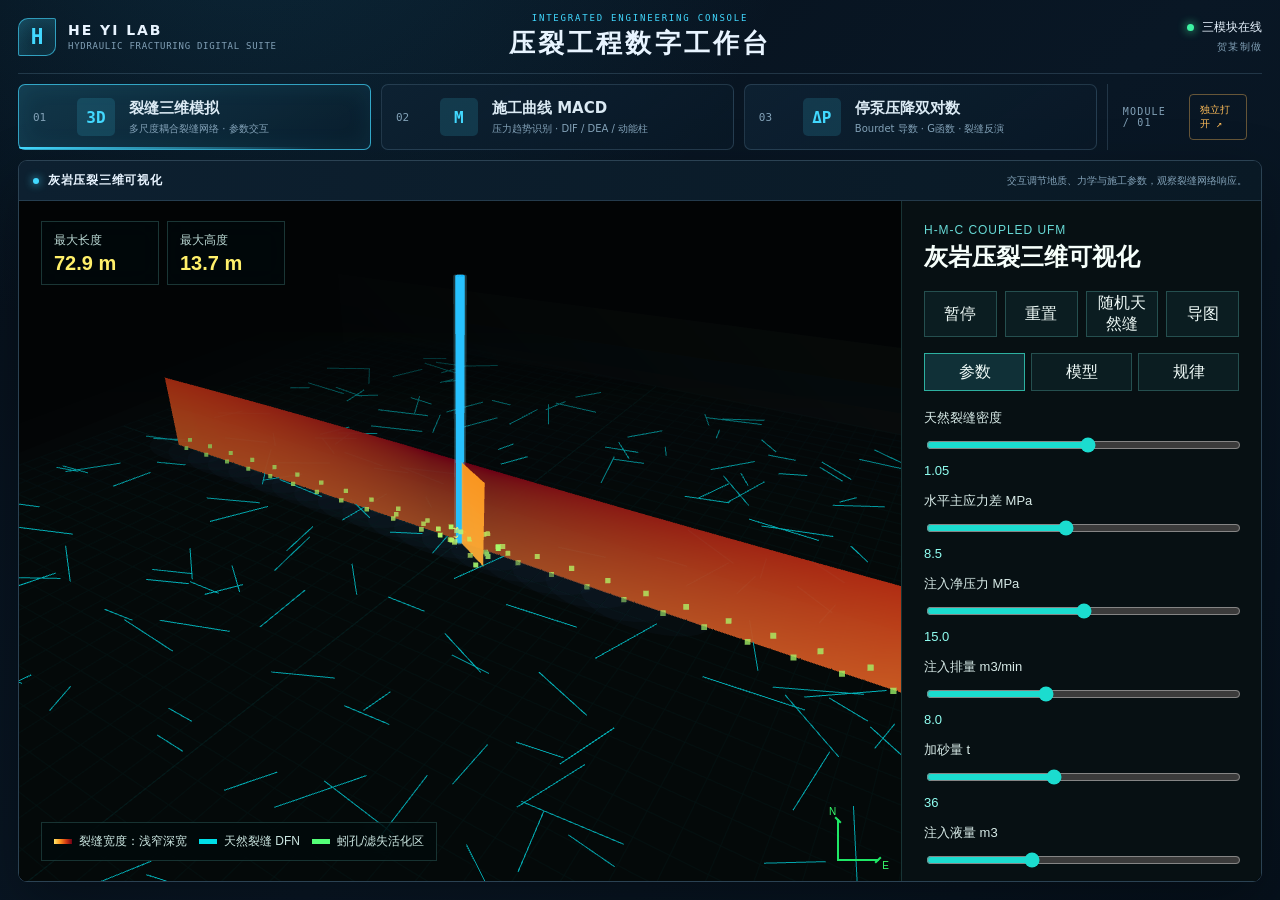
<file: index.html>
<!doctype html>
<html lang="zh-CN">
  <head>
    <meta charset="UTF-8" />
    <meta name="viewport" content="width=device-width, initial-scale=1.0" />
    <meta name="theme-color" content="#07111d" />
    <title>压裂工程数字工作台 · 贺某制做</title>
    <meta
      name="description"
      content="集成裂缝三维模拟、施工曲线多指标分析与停泵压降双对数反演的工程数字工作台。"
    />
    <link rel="stylesheet" href="./portal.css" />
    <script type="module" src="./portal.js"></script>
  </head>
  <body>
    <main class="portal">
      <header class="portal-header">
        <a class="brand" href="./" aria-label="压裂工程数字工作台首页">
          <span class="brand-mark">H</span>
          <span>
            <strong>HE YI LAB</strong>
            <small>HYDRAULIC FRACTURING DIGITAL SUITE</small>
          </span>
        </a>

        <div class="title-block">
          <p>INTEGRATED ENGINEERING CONSOLE</p>
          <h1>压裂工程数字工作台</h1>
        </div>

        <div class="system-state" aria-label="系统状态">
          <i aria-hidden="true"></i>
          <span>三模块在线</span>
          <small>贺某制做</small>
        </div>
      </header>

      <nav class="module-tabs" role="tablist" aria-label="工程分析模块">
        <button
          id="tab-fracture"
          class="module-tab active"
          type="button"
          role="tab"
          aria-selected="true"
          aria-controls="panel-fracture"
          data-module="fracture"
        >
          <span class="tab-index">01</span>
          <span class="tab-code">3D</span>
          <span class="tab-copy">
            <strong>裂缝三维模拟</strong>
            <small>多尺度耦合裂缝网络 · 参数交互</small>
          </span>
        </button>

        <button
          id="tab-macd"
          class="module-tab"
          type="button"
          role="tab"
          aria-selected="false"
          aria-controls="panel-macd"
          data-module="macd"
        >
          <span class="tab-index">02</span>
          <span class="tab-code">M</span>
          <span class="tab-copy">
            <strong>施工曲线 MACD</strong>
            <small>压力趋势识别 · DIF / DEA / 动能柱</small>
          </span>
        </button>

        <button
          id="tab-falloff"
          class="module-tab"
          type="button"
          role="tab"
          aria-selected="false"
          aria-controls="panel-falloff"
          data-module="falloff"
        >
          <span class="tab-index">03</span>
          <span class="tab-code">ΔP</span>
          <span class="tab-copy">
            <strong>停泵压降双对数</strong>
            <small>Bourdet 导数 · G函数 · 裂缝反演</small>
          </span>
        </button>

        <div class="module-meta">
          <span id="activeCode">MODULE / 01</span>
          <a id="openModule" href="./fracture/" target="_blank" rel="noopener">
            独立打开 ↗
          </a>
        </div>
      </nav>

      <section class="workspace" aria-live="polite">
        <div class="workspace-bar">
          <div>
            <span class="signal" aria-hidden="true"></span>
            <strong id="activeTitle">灰岩压裂三维可视化</strong>
          </div>
          <p id="activeDescription">交互调节地质、力学与施工参数，观察裂缝网络响应。</p>
        </div>

        <section
          id="panel-fracture"
          class="module-panel active"
          role="tabpanel"
          aria-labelledby="tab-fracture"
        >
          <iframe
            src="./fracture/"
            title="裂缝三维模拟模块"
            loading="eager"
            allow="fullscreen"
          ></iframe>
        </section>

        <section
          id="panel-macd"
          class="module-panel"
          role="tabpanel"
          aria-labelledby="tab-macd"
          hidden
        >
          <iframe
            data-src="./fracpulse/"
            title="压裂施工曲线 MACD 分析模块"
            loading="lazy"
          ></iframe>
        </section>

        <section
          id="panel-falloff"
          class="module-panel"
          role="tabpanel"
          aria-labelledby="tab-falloff"
          hidden
        >
          <iframe
            data-src="./falloff/"
            title="停泵压降双对数分析模块"
            loading="lazy"
          ></iframe>
        </section>
      </section>
    </main>
  </body>
</html>
</file>
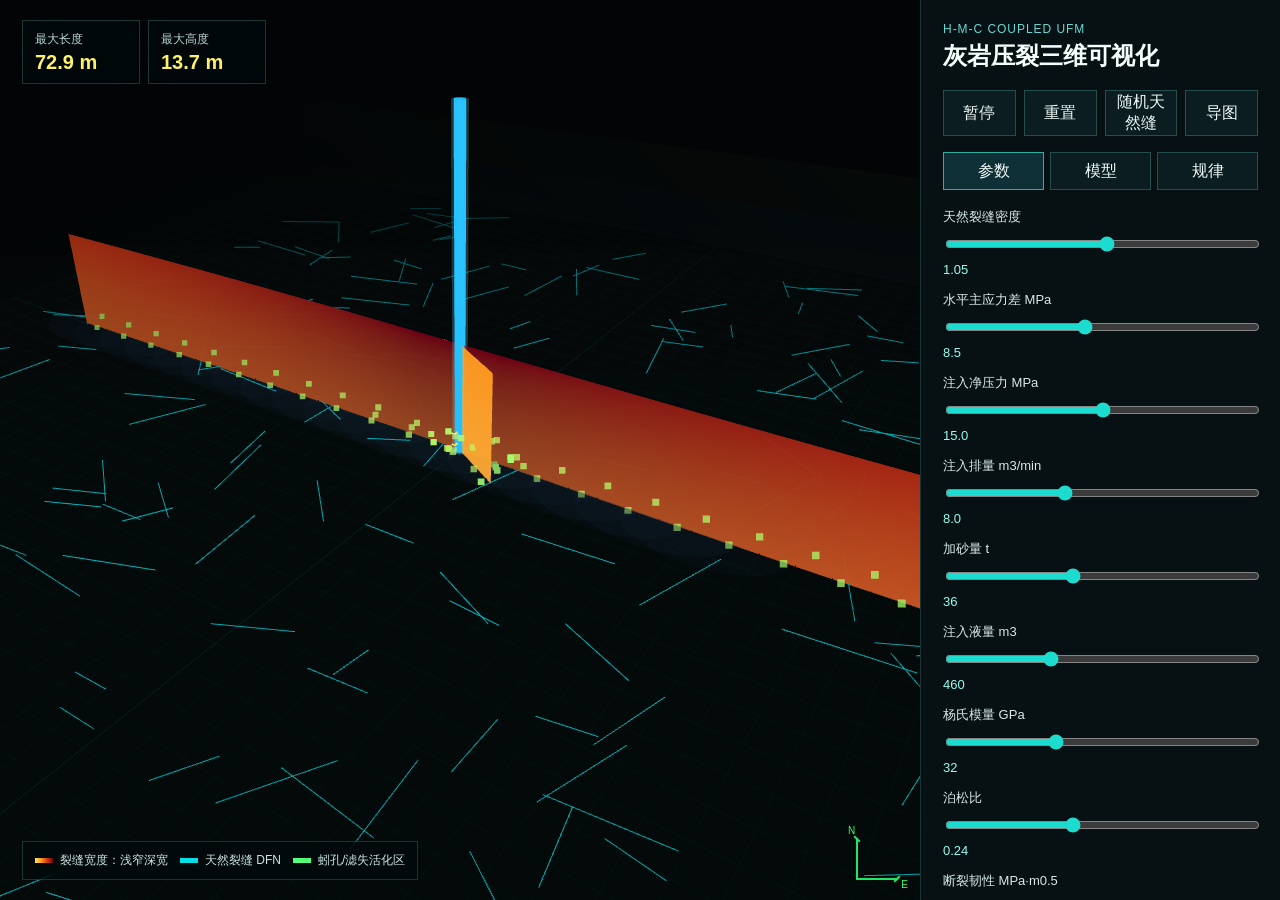
<file: fracture/index.html>
<!doctype html>
<html lang="zh-CN">
  <head>
    <meta charset="UTF-8" />
    <meta name="viewport" content="width=device-width, initial-scale=1.0" />
    <title>灰岩多尺度耦合裂缝三维模拟</title>
    <link rel="stylesheet" href="../src/styles.css" />
    <script type="module" src="../src/main.js"></script>
  </head>
  <body>
    <main id="app">
      <section class="stage">
        <div id="viewport" aria-label="三维裂缝模拟视窗"></div>
        <div class="stage-metrics" aria-label="裂缝最大尺度">
          <div><span>最大长度</span><strong id="stageMaxLength">0 m</strong></div>
          <div><span>最大高度</span><strong id="stageMaxHeight">0 m</strong></div>
        </div>
        <div class="legend">
          <span><i class="swatch hot"></i>裂缝宽度：浅窄深宽</span>
          <span><i class="swatch cyan"></i>天然裂缝 DFN</span>
          <span><i class="swatch green"></i>蚓孔/滤失活化区</span>
        </div>
        <div class="compass" aria-hidden="true">
          <span class="north">N</span>
          <span class="east">E</span>
        </div>
      </section>

      <aside class="panel">
        <header class="panel-head">
          <p>H-M-C Coupled UFM</p>
          <h1>灰岩压裂三维可视化</h1>
        </header>

        <div class="toolbar" aria-label="模拟控制">
          <button id="toggleRun" type="button" title="播放或暂停模拟">暂停</button>
          <button id="reset" type="button" title="重置裂缝网络">重置</button>
          <button id="randomNF" type="button" title="随机刷新天然裂缝位置">随机天然缝</button>
          <button id="snapshot" type="button" title="导出当前图片">导图</button>
        </div>

        <div class="tabs" role="tablist">
          <button class="tab active" type="button" data-tab="params">参数</button>
          <button class="tab" type="button" data-tab="model">模型</button>
          <button class="tab" type="button" data-tab="insight">规律</button>
        </div>

        <section class="tab-panel active" data-panel="params">
          <label>
            天然裂缝密度
            <input id="nfDensity" type="range" min="0.25" max="1.8" step="0.05" value="1.05" />
            <output id="nfDensityOut"></output>
          </label>
          <label>
            水平主应力差 MPa
            <input id="stressDiff" type="range" min="1" max="18" step="0.5" value="8.5" />
            <output id="stressDiffOut"></output>
          </label>
          <label>
            注入净压力 MPa
            <input id="netPressure" type="range" min="4" max="26" step="0.5" value="15" />
            <output id="netPressureOut"></output>
          </label>
          <label>
            注入排量 m3/min
            <input id="injectionRate" type="range" min="2" max="18" step="0.5" value="8" />
            <output id="injectionRateOut"></output>
          </label>
          <label>
            加砂量 t
            <input id="sandAmount" type="range" min="0" max="90" step="2" value="35" />
            <output id="sandAmountOut"></output>
          </label>
          <label>
            注入液量 m3
            <input id="fluidVolume" type="range" min="100" max="1200" step="20" value="450" />
            <output id="fluidVolumeOut"></output>
          </label>
          <label>
            杨氏模量 GPa
            <input id="youngModulus" type="range" min="12" max="70" step="1" value="32" />
            <output id="youngModulusOut"></output>
          </label>
          <label>
            泊松比
            <input id="poissonRatio" type="range" min="0.16" max="0.36" step="0.01" value="0.24" />
            <output id="poissonRatioOut"></output>
          </label>
          <label>
            断裂韧性 MPa·m0.5
            <input id="fractureToughness" type="range" min="0.35" max="2.8" step="0.05" value="1.15" />
            <output id="fractureToughnessOut"></output>
          </label>
          <label>
            滤失系数 m/min0.5
            <input id="leakoffCoeff" type="range" min="0.001" max="0.025" step="0.001" value="0.006" />
            <output id="leakoffCoeffOut"></output>
          </label>
          <label>
            岩性分层/隔层强度
            <input id="layerContrast" type="range" min="0" max="1" step="0.02" value="0.38" />
            <output id="layerContrastOut"></output>
          </label>
          <label>
            酸液浓度/反应强度
            <input id="acidStrength" type="range" min="0" max="1" step="0.02" value="0.56" />
            <output id="acidStrengthOut"></output>
          </label>
          <label>
            缝面摩擦系数
            <input id="friction" type="range" min="0.12" max="0.86" step="0.02" value="0.48" />
            <output id="frictionOut"></output>
          </label>
          <label>
            幂律流性指数 n'
            <input id="flowIndex" type="range" min="0.35" max="1" step="0.01" value="0.62" />
            <output id="flowIndexOut"></output>
          </label>
          <label>
            演化时间
            <input id="timeScale" type="range" min="0" max="1" step="0.01" value="0.74" />
            <output id="timeScaleOut"></output>
          </label>

          <div class="switches">
            <label><input id="showNF" type="checkbox" checked />天然裂缝</label>
            <label><input id="showLeakoff" type="checkbox" checked />滤失蚓孔</label>
            <label><input id="showStress" type="checkbox" checked />应力阴影</label>
          </div>
        </section>

        <section class="tab-panel" data-panel="model">
          <div class="equation">∂w/∂t + ∇·q + qL = 0</div>
          <div class="equation">∂p/∂s ∝ - |q|<sup>n'-1</sup>q / w<sup>2n'+1</sup></div>
          <div class="equation">|τβ + τ| &lt; μ(σnβ + σn) + S0</div>
          <div class="equation">∂Wetched/∂t ∝ α R(Cw) / ρr(1-φ)</div>
          <p class="note">
            该原型采用文档中的 UFM/H-M-C 关系建立可视化近似：DDM 应力阴影控制宽度衰减，Gu-Weng/Renshaw-Pollard 条件控制穿越或偏转，酸岩反应控制刻蚀宽度、摩擦软化与滤失增强。
          </p>
        </section>

        <section class="tab-panel" data-panel="insight">
          <dl class="metrics">
            <div><dt>SRV 体积指数</dt><dd id="srvValue">0</dd></div>
            <div><dt>活化分支数</dt><dd id="branchValue">0</dd></div>
            <div><dt>穿越/偏转比</dt><dd id="crossValue">0</dd></div>
            <div><dt>平均酸蚀缝宽 mm</dt><dd id="etchedValue">0</dd></div>
            <div><dt>最大裂缝长度</dt><dd id="maxLengthValue">0 m</dd></div>
            <div><dt>最大裂缝高度</dt><dd id="maxHeightValue">0 m</dd></div>
            <div><dt>支撑导流指数</dt><dd id="proppantValue">0</dd></div>
            <div><dt>层间限制系数</dt><dd id="containmentValue">0</dd></div>
            <div><dt>净压力效率</dt><dd id="pressureEfficiencyValue">0</dd></div>
          </dl>
          <p id="ruleText" class="rule-text"></p>
        </section>
      </aside>
    </main>
  </body>
</html>
</file>
<file: portal.css>
:root {
  color-scheme: dark;
  font-family: Inter, "Microsoft YaHei", "PingFang SC", system-ui, sans-serif;
  background: #07111d;
  color: #e8f4ff;
  --cyan: #42d9ff;
  --cyan-soft: rgba(66, 217, 255, 0.14);
  --amber: #ffbd59;
  --panel: #0b1927;
  --line: rgba(135, 181, 210, 0.2);
  --muted: #82a1b7;
}

* {
  box-sizing: border-box;
}

html,
body {
  width: 100%;
  height: 100%;
  margin: 0;
  overflow: hidden;
}

body {
  background:
    radial-gradient(circle at 20% -20%, rgba(32, 127, 165, 0.22), transparent 37%),
    linear-gradient(135deg, #06101b 0%, #091725 55%, #06111c 100%);
}

button,
a {
  font: inherit;
}

.portal {
  display: grid;
  grid-template-rows: 74px 86px minmax(0, 1fr);
  width: 100%;
  height: 100%;
  padding: 0 18px 18px;
}

.portal-header {
  display: grid;
  grid-template-columns: minmax(220px, 1fr) auto minmax(220px, 1fr);
  align-items: center;
  gap: 22px;
  border-bottom: 1px solid var(--line);
}

.brand {
  display: inline-flex;
  align-items: center;
  gap: 12px;
  width: fit-content;
  color: inherit;
  text-decoration: none;
}

.brand-mark {
  display: grid;
  place-items: center;
  width: 38px;
  height: 38px;
  border: 1px solid rgba(66, 217, 255, 0.65);
  border-radius: 10px 2px 10px 2px;
  background: linear-gradient(145deg, rgba(66, 217, 255, 0.2), rgba(66, 217, 255, 0.03));
  color: var(--cyan);
  font-family: Consolas, monospace;
  font-size: 21px;
  font-weight: 800;
  box-shadow: inset 0 0 18px rgba(66, 217, 255, 0.11);
}

.brand strong,
.brand small {
  display: block;
}

.brand strong {
  letter-spacing: 0.14em;
  font-size: 14px;
}

.brand small {
  margin-top: 3px;
  color: var(--muted);
  font-family: Consolas, monospace;
  font-size: 9px;
  letter-spacing: 0.08em;
}

.title-block {
  text-align: center;
}

.title-block p,
.title-block h1 {
  margin: 0;
}

.title-block p {
  color: var(--cyan);
  font-family: Consolas, monospace;
  font-size: 9px;
  letter-spacing: 0.2em;
}

.title-block h1 {
  margin-top: 3px;
  font-size: clamp(18px, 2vw, 26px);
  letter-spacing: 0.12em;
  font-weight: 650;
}

.system-state {
  display: grid;
  grid-template-columns: auto auto;
  justify-content: end;
  align-items: center;
  column-gap: 8px;
  font-size: 12px;
}

.system-state i {
  width: 7px;
  height: 7px;
  border-radius: 50%;
  background: #3df3a3;
  box-shadow: 0 0 10px #3df3a3;
}

.system-state small {
  grid-column: 1 / -1;
  margin-top: 4px;
  color: var(--muted);
  text-align: right;
  letter-spacing: 0.12em;
}

.module-tabs {
  display: grid;
  grid-template-columns: repeat(3, minmax(220px, 1fr)) minmax(150px, 0.44fr);
  gap: 10px;
  padding: 10px 0;
}

.module-tab {
  position: relative;
  display: grid;
  grid-template-columns: 34px 42px 1fr;
  align-items: center;
  gap: 10px;
  min-width: 0;
  padding: 10px 14px;
  border: 1px solid var(--line);
  border-radius: 7px;
  background: linear-gradient(145deg, rgba(14, 34, 51, 0.92), rgba(9, 24, 38, 0.88));
  color: #dbeaf4;
  text-align: left;
  cursor: pointer;
  transition: border-color 160ms ease, background 160ms ease, transform 160ms ease;
}

.module-tab::after {
  content: "";
  position: absolute;
  right: 0;
  bottom: 0;
  left: 0;
  height: 2px;
  border-radius: 0 0 7px 7px;
  background: transparent;
}

.module-tab:hover {
  border-color: rgba(66, 217, 255, 0.48);
  transform: translateY(-1px);
}

.module-tab:focus-visible {
  outline: 2px solid var(--cyan);
  outline-offset: 2px;
}

.module-tab.active {
  border-color: rgba(66, 217, 255, 0.7);
  background: linear-gradient(145deg, rgba(20, 62, 82, 0.82), rgba(9, 29, 44, 0.92));
  box-shadow: inset 0 0 24px rgba(66, 217, 255, 0.08);
}

.module-tab.active::after {
  background: linear-gradient(90deg, var(--cyan), transparent 84%);
}

.tab-index {
  color: var(--muted);
  font-family: Consolas, monospace;
  font-size: 11px;
}

.tab-code {
  display: grid;
  place-items: center;
  width: 38px;
  height: 38px;
  border-radius: 5px;
  background: var(--cyan-soft);
  color: var(--cyan);
  font-family: Consolas, monospace;
  font-weight: 800;
}

.tab-copy {
  min-width: 0;
}

.tab-copy strong,
.tab-copy small {
  display: block;
  overflow: hidden;
  text-overflow: ellipsis;
  white-space: nowrap;
}

.tab-copy strong {
  font-size: 15px;
}

.tab-copy small {
  margin-top: 4px;
  color: var(--muted);
  font-size: 10px;
}

.module-meta {
  display: flex;
  align-items: center;
  justify-content: space-between;
  gap: 12px;
  padding: 0 15px;
  border-left: 1px solid var(--line);
  font-family: Consolas, monospace;
  font-size: 10px;
}

.module-meta span {
  color: var(--muted);
  letter-spacing: 0.12em;
}

.module-meta a {
  padding: 8px 10px;
  border: 1px solid rgba(255, 189, 89, 0.38);
  border-radius: 4px;
  color: var(--amber);
  text-decoration: none;
}

.workspace {
  display: grid;
  grid-template-rows: 40px minmax(0, 1fr);
  min-height: 0;
  overflow: hidden;
  border: 1px solid rgba(135, 181, 210, 0.26);
  border-radius: 9px;
  background: var(--panel);
  box-shadow: 0 22px 60px rgba(0, 0, 0, 0.32);
}

.workspace-bar {
  display: flex;
  align-items: center;
  justify-content: space-between;
  gap: 20px;
  padding: 0 14px;
  border-bottom: 1px solid var(--line);
  background: linear-gradient(90deg, #0d2030, #091925);
}

.workspace-bar div {
  display: flex;
  align-items: center;
  gap: 9px;
}

.workspace-bar strong {
  font-size: 12px;
  letter-spacing: 0.06em;
}

.workspace-bar p {
  margin: 0;
  overflow: hidden;
  color: var(--muted);
  font-size: 10px;
  text-overflow: ellipsis;
  white-space: nowrap;
}

.signal {
  width: 6px;
  height: 6px;
  border-radius: 50%;
  background: var(--cyan);
  box-shadow: 0 0 9px var(--cyan);
}

.module-panel {
  min-width: 0;
  min-height: 0;
  background: #07111c;
}

.module-panel[hidden] {
  display: none;
}

.module-panel iframe {
  display: block;
  width: 100%;
  height: 100%;
  border: 0;
  background: #07111c;
}

@media (max-width: 1100px) {
  .portal {
    grid-template-rows: 66px 132px minmax(0, 1fr);
  }

  .module-tabs {
    grid-template-columns: repeat(3, 1fr);
    grid-template-rows: 78px 32px;
    gap: 6px;
    padding: 7px 0;
  }

  .module-meta {
    grid-column: 1 / -1;
    padding: 0 4px;
    border-left: 0;
  }
}

@media (max-width: 820px) {
  .portal {
    grid-template-rows: 58px 126px minmax(0, 1fr);
    padding: 0 8px 8px;
  }

  .portal-header {
    grid-template-columns: 1fr auto;
    gap: 10px;
  }

  .title-block {
    display: none;
  }

  .brand small,
  .system-state small {
    display: none;
  }

  .module-tab {
    grid-template-columns: 30px 1fr;
    gap: 7px;
    padding: 8px;
  }

  .tab-code {
    width: 30px;
    height: 30px;
  }

  .tab-index {
    display: none;
  }

  .tab-copy strong {
    font-size: 12px;
  }

  .tab-copy small {
    font-size: 8px;
  }

  .module-meta a {
    padding: 4px 8px;
  }

  .workspace-bar p {
    display: none;
  }
}

@media (max-width: 480px) {
  .brand strong {
    font-size: 11px;
  }

  .system-state span {
    font-size: 10px;
  }

  .tab-copy small {
    display: none;
  }

  .module-tab {
    grid-template-columns: 1fr;
    text-align: center;
  }

  .tab-code {
    display: none;
  }

  .tab-copy strong {
    font-size: 10px;
  }
}
</file>
<file: src/styles.css>
:root {
  color-scheme: dark;
  font-family:
    Inter, "Segoe UI", "Microsoft YaHei", "PingFang SC", Arial, sans-serif;
  background: #020405;
  color: #eff7f5;
}

* {
  box-sizing: border-box;
}

body {
  margin: 0;
  min-width: 320px;
  min-height: 100vh;
  overflow: hidden;
}

button,
input {
  font: inherit;
}

#app {
  display: grid;
  grid-template-columns: minmax(0, 1fr) 360px;
  width: 100vw;
  height: 100vh;
  background: #020405;
}

.stage {
  position: relative;
  min-width: 0;
  overflow: hidden;
}

#viewport {
  width: 100%;
  height: 100%;
}

#viewport canvas {
  display: block;
  width: 100%;
  height: 100%;
}

.stage-metrics {
  position: absolute;
  left: 22px;
  top: 20px;
  display: grid;
  grid-template-columns: repeat(2, minmax(118px, 1fr));
  gap: 8px;
  max-width: min(360px, calc(100% - 44px));
  z-index: 2;
}

.stage-metrics div {
  padding: 10px 12px;
  border: 1px solid rgba(128, 240, 230, 0.2);
  background: rgba(1, 10, 12, 0.68);
  backdrop-filter: blur(12px);
}

.stage-metrics span {
  display: block;
  margin-bottom: 4px;
  color: #b9d8d3;
  font-size: 12px;
}

.stage-metrics strong {
  color: #fff06a;
  font-size: 20px;
  line-height: 1;
  font-variant-numeric: tabular-nums;
}

.legend {
  position: absolute;
  left: 22px;
  bottom: 20px;
  display: flex;
  flex-wrap: wrap;
  gap: 12px;
  align-items: center;
  padding: 10px 12px;
  border: 1px solid rgba(128, 240, 230, 0.18);
  background: rgba(1, 10, 12, 0.62);
  backdrop-filter: blur(12px);
  font-size: 12px;
  color: #cce8e3;
}

.legend span {
  display: inline-flex;
  gap: 7px;
  align-items: center;
  white-space: nowrap;
}

.swatch {
  width: 18px;
  height: 5px;
  display: inline-block;
}

.swatch.hot {
  background: linear-gradient(90deg, #ffe36a, #ff9a1f, #d43a12, #6f0015);
}

.swatch.cyan {
  background: #00dfe8;
}

.swatch.green {
  background: #54ff78;
}

.compass {
  position: absolute;
  right: 22px;
  bottom: 20px;
  width: 42px;
  height: 42px;
  border-left: 2px solid #1fe766;
  border-bottom: 2px solid #1fe766;
  color: #38ff6e;
  font-size: 10px;
}

.compass::before,
.compass::after {
  content: "";
  position: absolute;
  background: #1fe766;
}

.compass::before {
  left: -5px;
  top: 0;
  width: 8px;
  height: 2px;
  transform: rotate(45deg);
}

.compass::after {
  right: 0;
  bottom: -5px;
  width: 2px;
  height: 8px;
  transform: rotate(45deg);
}

.north {
  position: absolute;
  left: -10px;
  top: -13px;
}

.east {
  position: absolute;
  right: -10px;
  bottom: -12px;
}

.panel {
  min-width: 0;
  padding: 22px;
  border-left: 1px solid rgba(112, 240, 226, 0.16);
  background: #071013;
  overflow: auto;
}

.panel-head p {
  margin: 0 0 6px;
  color: #67d9d5;
  font-size: 12px;
  text-transform: uppercase;
  letter-spacing: 0.08em;
}

.panel-head h1 {
  margin: 0;
  color: #f6fffb;
  font-size: 24px;
  line-height: 1.18;
  font-weight: 720;
}

.toolbar {
  display: grid;
  grid-template-columns: repeat(4, minmax(0, 1fr));
  gap: 8px;
  margin: 20px 0 16px;
}

.toolbar button,
.tab {
  min-height: 38px;
  border: 1px solid rgba(123, 239, 226, 0.24);
  color: #effaf7;
  background: #0b1d21;
  cursor: pointer;
}

.toolbar button:hover,
.tab:hover,
.tab.active {
  border-color: rgba(64, 255, 224, 0.62);
  background: #103037;
}

.tabs {
  display: grid;
  grid-template-columns: repeat(3, minmax(0, 1fr));
  gap: 6px;
  margin-bottom: 18px;
}

.tab-panel {
  display: none;
}

.tab-panel.active {
  display: block;
}

label {
  display: grid;
  grid-template-columns: 1fr auto;
  gap: 8px 12px;
  align-items: center;
  margin-bottom: 14px;
  color: #d8ebe8;
  font-size: 13px;
}

output {
  color: #91fff2;
  font-variant-numeric: tabular-nums;
}

input[type="range"] {
  grid-column: 1 / -1;
  width: 100%;
  accent-color: #1bdccf;
}

.switches {
  display: grid;
  grid-template-columns: 1fr;
  gap: 10px;
  margin-top: 18px;
  padding-top: 16px;
  border-top: 1px solid rgba(255, 255, 255, 0.08);
}

.switches label {
  display: flex;
  gap: 9px;
  margin: 0;
}

input[type="checkbox"] {
  width: 16px;
  height: 16px;
  accent-color: #18dbca;
}

.equation {
  margin-bottom: 10px;
  padding: 11px 12px;
  border: 1px solid rgba(96, 231, 215, 0.18);
  background: #09191d;
  color: #f7fffc;
  font-family: "Cambria Math", Cambria, Georgia, serif;
  font-size: 15px;
  line-height: 1.45;
}

.note,
.rule-text {
  color: #b7ccc8;
  font-size: 13px;
  line-height: 1.7;
}

.metrics {
  display: grid;
  gap: 10px;
  margin: 0 0 18px;
}

.metrics div {
  display: flex;
  justify-content: space-between;
  gap: 14px;
  padding: 12px 0;
  border-bottom: 1px solid rgba(255, 255, 255, 0.08);
}

.metrics dt {
  color: #b6cbc7;
}

.metrics dd {
  margin: 0;
  color: #fff06a;
  font-weight: 760;
  font-variant-numeric: tabular-nums;
}

@media (max-width: 900px) {
  body {
    overflow: auto;
  }

  #app {
    grid-template-columns: 1fr;
    height: auto;
    min-height: 100vh;
  }

  .stage {
    height: 62vh;
    min-height: 430px;
  }

  .panel {
    border-left: 0;
    border-top: 1px solid rgba(112, 240, 226, 0.16);
  }
}

@media (max-width: 520px) {
  .panel {
    padding: 18px;
  }

  .legend {
    left: 12px;
    right: 12px;
    bottom: 14px;
  }

  .stage-metrics {
    left: 12px;
    top: 12px;
    grid-template-columns: 1fr;
    max-width: 190px;
  }

  .compass {
    display: none;
  }
}
</file>
